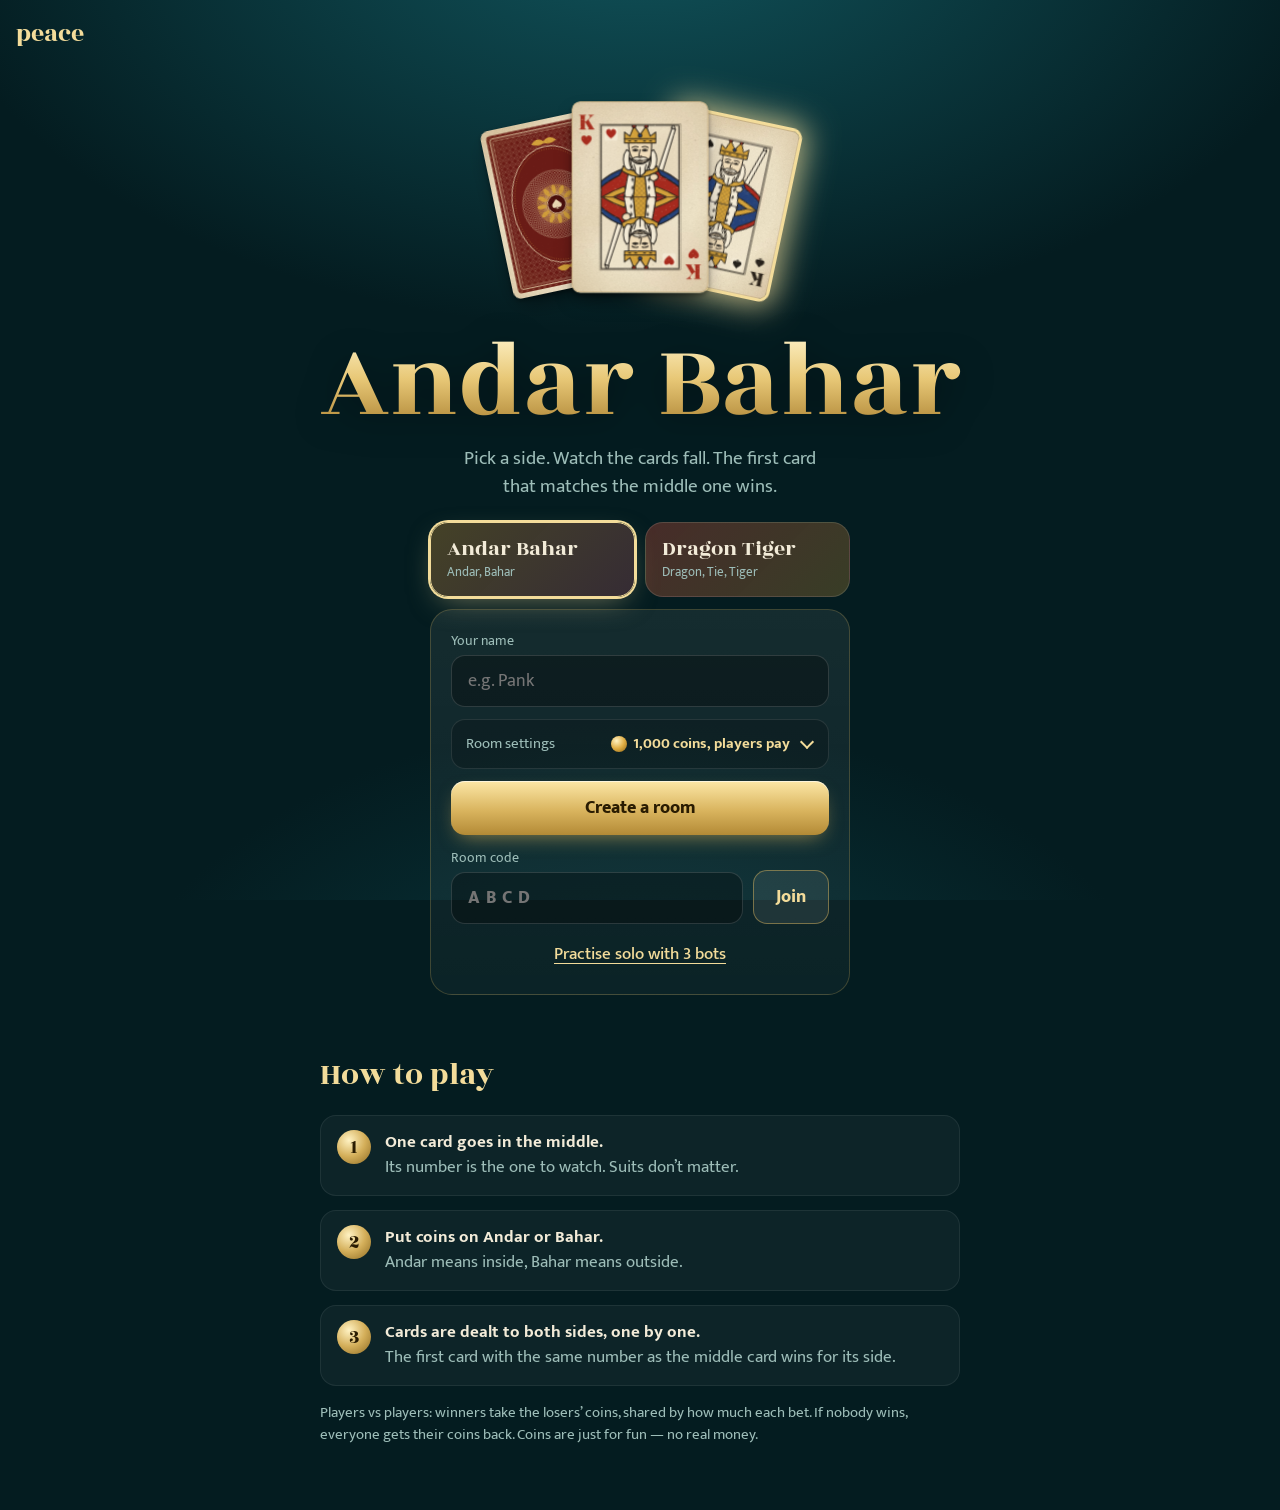
<file: index.html>
<!doctype html>
<html lang="en">
<head>
  <meta charset="utf-8">
  <meta name="viewport" content="width=device-width, initial-scale=1, viewport-fit=cover">
  <title>Peace — card games with friends</title>
  <meta name="description" content="Play Andar Bahar and Dragon Tiger with friends. Share a room code, bet coins, watch the cards fall.">
  <meta name="theme-color" content="#041C20">
  <link rel="icon" href="assets/icon.svg" type="image/svg+xml">
  <link rel="preconnect" href="https://fonts.googleapis.com">
  <link rel="preconnect" href="https://fonts.gstatic.com" crossorigin>
  <link href="https://fonts.googleapis.com/css2?family=Rozha+One&family=Mukta:wght@400;500;700;800&family=Playfair+Display:wght@700;800;900&display=swap" rel="stylesheet">
  <link rel="stylesheet" href="css/style.css">
</head>
<body>
  <header class="topbar">
    <a class="wordmark" href="./" aria-label="Peace home">peace</a>
    <div class="topbar-right" id="topbar-game" hidden>
      <button class="room-chip" id="share-btn" type="button" aria-label="Share room link">
        <span class="room-chip-label" id="room-game">Room</span>
        <span class="room-chip-code" id="room-code">----</span>
        <svg viewBox="0 0 24 24" aria-hidden="true"><path d="M16 5l-1.4 1.4L17.2 9H10a6 6 0 0 0-6 6v3h2v-3a4 4 0 0 1 4-4h7.2l-2.6 2.6L16 15l5-5z"/></svg>
      </button>
      <div class="bank" id="bank" aria-live="polite"><span class="bank-coin" aria-hidden="true"></span><span id="my-chips">0</span></div>
      <button class="icon-btn" id="mute-btn" type="button" aria-label="Sound on" aria-pressed="false">
        <svg viewBox="0 0 24 24" aria-hidden="true" class="ico-on"><path d="M4 9v6h4l5 4V5L8 9H4zm12.5 3a4.5 4.5 0 0 0-2.5-4v8a4.5 4.5 0 0 0 2.5-4zM14 3.2v2.1a7 7 0 0 1 0 13.4v2.1a9 9 0 0 0 0-17.6z"/></svg>
        <svg viewBox="0 0 24 24" aria-hidden="true" class="ico-off"><path d="M4 9v6h4l5 4V5L8 9H4zm12.6 3l2.7-2.7-1.4-1.4-2.7 2.7-2.7-2.7-1.4 1.4 2.7 2.7-2.7 2.7 1.4 1.4 2.7-2.7 2.7 2.7 1.4-1.4z"/></svg>
      </button>
      <button class="icon-btn leave-btn" id="leave-btn" type="button">
        <svg viewBox="0 0 24 24" aria-hidden="true"><path d="M10 3h9a2 2 0 0 1 2 2v14a2 2 0 0 1-2 2h-9v-2h9V5h-9zm-1.6 4.6L9.8 9l-2 2H16v2H7.8l2 2-1.4 1.4L4 12z"/></svg>
        <span>Leave</span>
      </button>
    </div>
  </header>

  <!-- HOME -->
  <main id="home" class="view">
    <section class="hero">
      <div class="hero-table" id="hero-table" aria-hidden="true">
        <div class="hero-card hero-card--left"></div>
        <div class="hero-card hero-card--middle"></div>
        <div class="hero-card hero-card--right"></div>
      </div>
      <h1 class="title" id="game-title">Andar Bahar</h1>
      <p class="lede" id="game-lede"></p>

      <div class="picker" role="radiogroup" aria-label="Choose a game" id="picker"></div>

      <form class="entry" id="entry" autocomplete="off">
        <label class="field">
          <span>Your name</span>
          <input id="name" name="name" maxlength="16" placeholder="e.g. Pank" required>
        </label>
        <details class="room-settings" id="room-settings">
          <summary><span>Room settings</span><b id="start-label">1,000</b></summary>
          <p class="settings-head">Who pays the winners?</p>
          <div class="start-pills" role="radiogroup" aria-label="Who pays the winners" id="mode-pills">
            <button class="start-pill" type="button" role="radio" data-mode="pot" aria-checked="true">Other players</button>
            <button class="start-pill" type="button" role="radio" data-mode="fixed" aria-checked="false">The bank</button>
          </div>
          <p class="settings-note" id="mode-note"></p>
          <p class="settings-head">Starting coins for each player</p>
          <div class="start-pills" role="radiogroup" aria-label="Starting coins" id="start-pills"></div>
          <label class="field">
            <span>Or type your own amount (100 to 10,00,000)</span>
            <input id="start-custom" type="number" inputmode="numeric" min="100" max="1000000" step="100" placeholder="e.g. 2500">
          </label>
          <p class="settings-note">Used when you create a room or practise solo. You can still change it in the lobby before the game starts.</p>
        </details>
        <button class="btn btn-gold" id="create-btn" type="submit" data-action="create">Create a room</button>
        <div class="join-row">
          <label class="field field-code">
            <span>Room code</span>
            <input id="code" name="code" maxlength="4" placeholder="ABCD" autocapitalize="characters" spellcheck="false">
          </label>
          <button class="btn btn-ghost" type="submit" data-action="join">Join</button>
        </div>
        <p class="form-msg" id="form-msg" role="alert"></p>
        <button class="btn-link" type="submit" data-action="solo">Practise solo with 3 bots</button>
      </form>
    </section>

    <section class="how" aria-labelledby="how-title">
      <h2 id="how-title">How to play</h2>
      <ol class="steps" id="steps"></ol>
      <p class="payout-note" id="pay-note"></p>
    </section>
  </main>

  <!-- GAME -->
  <main id="game" class="view" hidden>
    <div class="game-layout">
      <div class="game-main">
        <section class="table" id="table" aria-label="Card table"></section>
        <section class="bet-panel" aria-label="Your bet">
          <div class="sides" id="sides"></div>
          <div class="tray">
            <div class="chip-row" role="radiogroup" aria-label="Coin value" id="chip-row"></div>
            <p class="bet-hint" id="bet-hint">Choose a coin, then tap a side.</p>
          </div>
        </section>
      </div>
      <aside class="side-info">
        <section class="players-box" aria-labelledby="players-title">
          <h2 id="players-title">At the table</h2>
          <ul class="players" id="players"></ul>
        </section>
        <section class="history-box" aria-labelledby="history-title">
          <h2 id="history-title">Last results</h2>
          <ol class="history" id="history"></ol>
        </section>
        <details class="rules-mini">
          <summary>How to play</summary>
          <p id="rules-mini"></p>
        </details>
      </aside>
    </div>
  </main>

  <div class="toast" id="toast" role="status" aria-live="polite"></div>
  <script type="module" src="js/app.js"></script>
</body>
</html>
</file>
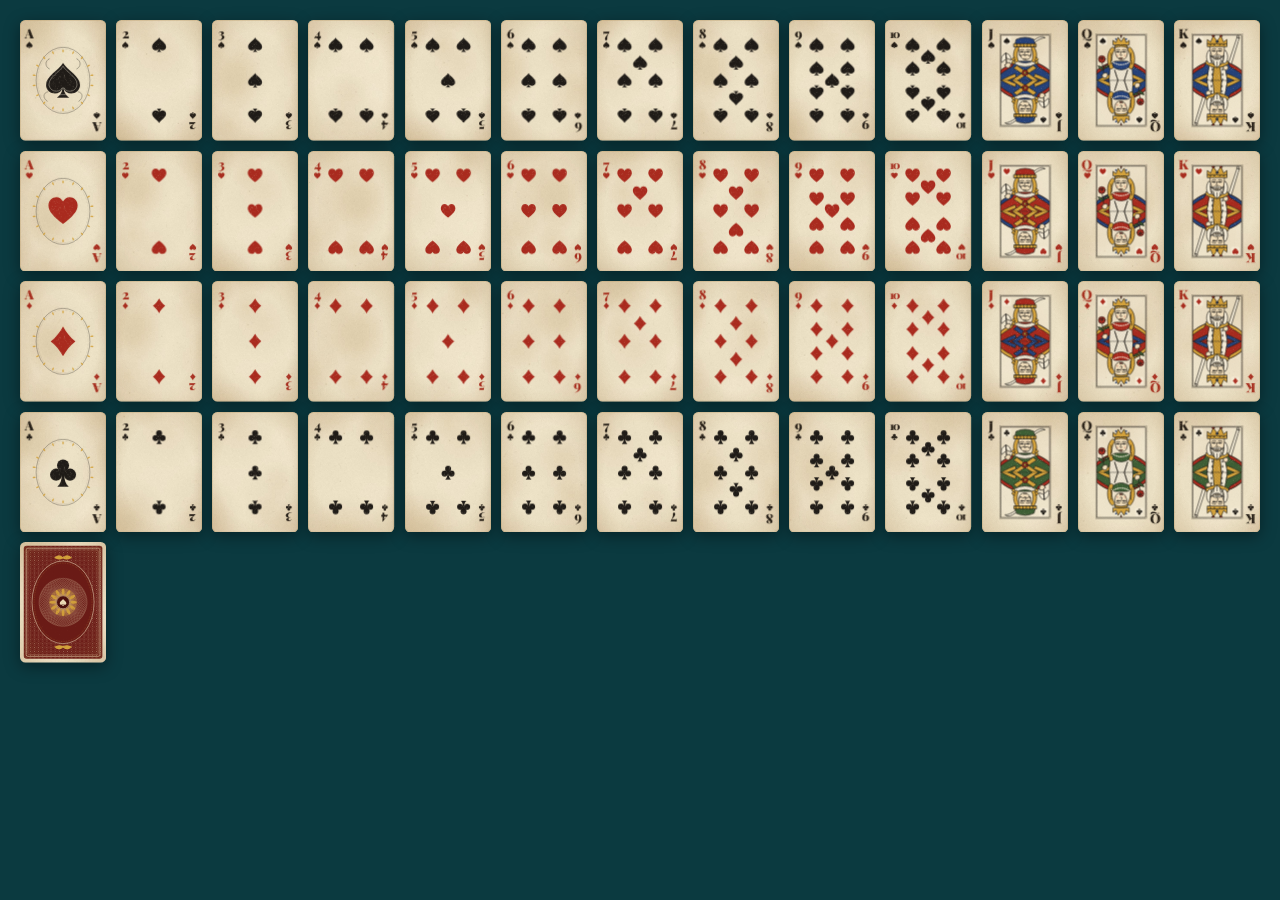
<file: dev/cards.html>
<!doctype html><html><head><meta charset="utf-8">
<link href="https://fonts.googleapis.com/css2?family=Playfair+Display:wght@700;800;900&display=swap" rel="stylesheet">
<style>body{background:#0b3a40;margin:0;padding:20px;display:grid;grid-template-columns:repeat(13,1fr);gap:10px}
.card{aspect-ratio:5/7}.card-inner{position:relative;width:100%;height:100%}.card-face{position:absolute;inset:0}.card-back{display:none}
.card svg{width:100%;height:100%;display:block;filter:drop-shadow(0 4px 8px rgba(0,0,0,.4))}.b .card-front{display:none}.b .card-back{display:block}</style></head>
<body><script type="module">
import {installCardDefs,cardEl,SUITS,RANKS} from '../js/cards.js';
installCardDefs();
for(const s of SUITS)for(const r of RANKS)document.body.append(cardEl(r+s));
const b=cardEl('AS');b.classList.add('b');document.body.append(b);
</script></body></html>
</file>
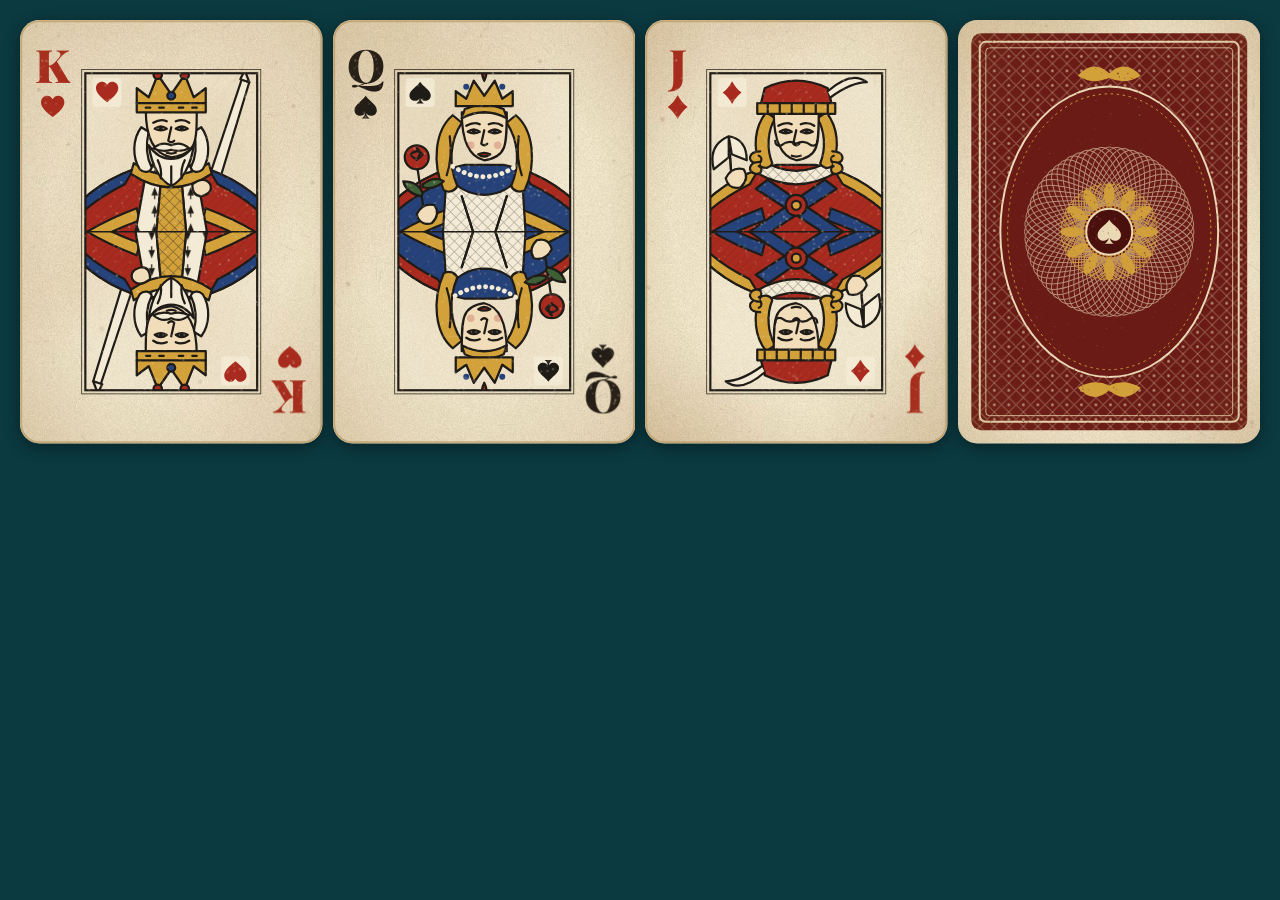
<file: dev/court.html>
<!doctype html><html><head><meta charset="utf-8">
<link href="https://fonts.googleapis.com/css2?family=Playfair+Display:wght@700;800;900&display=swap" rel="stylesheet">
<style>body{background:#0b3a40;margin:0;padding:20px;display:grid;grid-template-columns:repeat(4,1fr);gap:10px}
.card{aspect-ratio:5/7}.card-inner{position:relative;width:100%;height:100%}.card-face{position:absolute;inset:0}.card-back{display:none}
.card svg{width:100%;height:100%;display:block;filter:drop-shadow(0 4px 8px rgba(0,0,0,.4))}.b .card-front{display:none}.b .card-back{display:block}</style></head>
<body><script type="module">
import {installCardDefs,cardEl,SUITS,RANKS} from '../js/cards.js';
installCardDefs();
for(const c of ['KH','QS','JD'])document.body.append(cardEl(c));
const b=cardEl('AS');b.classList.add('b');document.body.append(b);
</script></body></html>
</file>
<file: css/style.css>
:root {
  --deep: #041C20;
  --felt: #0C454C;
  --felt-dark: #062A30;
  --brass: #D4AF5A;
  --brass-light: #F3DC9A;
  --text: #F2EBD8;
  --muted: #9DBDB8;
  --andar: #EFA53A;
  --bahar: #E5677F;
  --dragon: #E5533F;
  --tiger: #F2B640;
  --tie: #45C99A;
  --win: #7EE0A8;
  --lose: #F28B7C;

  --display: 'Rozha One', 'Playfair Display', Georgia, serif;
  --ui: 'Mukta', system-ui, -apple-system, 'Segoe UI', sans-serif;

  --topbar-h: 64px;
  --mid-w: 104px;
  --lane-w: 64px;
  --dt-w: min(112px, 27vw);
  --ease-out: cubic-bezier(.2, .8, .2, 1);
}

* { box-sizing: border-box; }
html { -webkit-text-size-adjust: 100%; }
body {
  margin: 0;
  min-height: 100dvh;
  font-family: var(--ui);
  font-size: 17px;
  line-height: 1.5;
  color: var(--text);
  background:
    radial-gradient(1200px 700px at 50% -10%, #11555D 0%, transparent 60%),
    radial-gradient(900px 600px at 50% 120%, #0A3A40 0%, transparent 60%),
    var(--deep);
  background-attachment: fixed;
  -webkit-tap-highlight-color: transparent;
}
button, input { font: inherit; color: inherit; }
button { cursor: pointer; }
:focus-visible { outline: 3px solid var(--brass-light); outline-offset: 3px; border-radius: 10px; }
[hidden] { display: none !important; }

.zone--andar, .side--andar, .mark-andar, .flash--andar, .res--andar, .side-andar { --side: var(--andar); }
.zone--bahar, .side--bahar, .mark-bahar, .flash--bahar, .res--bahar, .side-bahar { --side: var(--bahar); }
.zone--dragon, .side--dragon, .mark-dragon, .flash--dragon, .res--dragon, .side-dragon { --side: var(--dragon); }
.zone--tiger, .side--tiger, .mark-tiger, .flash--tiger, .res--tiger, .side-tiger { --side: var(--tiger); }
.zone--tie, .side--tie, .mark-tie, .flash--tie, .res--tie, .side-tie { --side: var(--tie); }

/* ---------- Top bar ---------- */
.topbar {
  display: flex; align-items: center; justify-content: space-between; gap: 10px;
  height: var(--topbar-h); padding: 0 16px; padding-top: env(safe-area-inset-top);
  max-width: 1480px; margin: 0 auto;
}
.wordmark { font-family: var(--display); font-size: 26px; line-height: 1; color: var(--brass-light); text-decoration: none; }
.topbar-right { display: flex; align-items: center; gap: 8px; min-width: 0; }
.room-chip {
  display: flex; align-items: center; gap: 8px; height: 40px;
  padding: 0 10px 0 12px; border-radius: 999px;
  background: rgba(255, 255, 255, .06); border: 1px solid rgba(212, 175, 90, .45);
}
.room-chip-label { font-size: 13px; color: var(--muted); white-space: nowrap; }
.room-chip-code { font-weight: 800; letter-spacing: 2px; color: var(--brass-light); }
.room-chip svg { width: 18px; height: 18px; fill: var(--brass-light); }
.bank {
  display: flex; align-items: center; gap: 8px; height: 40px; font-weight: 800; font-size: 18px;
  padding: 0 14px 0 7px; border-radius: 999px; background: rgba(0, 0, 0, .3);
  box-shadow: inset 0 0 0 1px rgba(243, 220, 154, .18);
}
.bank-coin, .mini-coin {
  width: 26px; height: 26px; border-radius: 50%; flex: none;
  background: radial-gradient(circle at 35% 30%, #FFF2C2, #E0AE45 50%, #8E6413);
  box-shadow: inset 0 0 0 2px rgba(255, 255, 255, .3), inset 0 0 0 4px rgba(0, 0, 0, .12);
}
.mini-coin { width: 13px; height: 13px; display: inline-block; vertical-align: -1px; margin-right: 4px; box-shadow: none; }
.bank.bump { animation: bump .6s var(--ease-out); }
@keyframes bump { 35% { transform: scale(1.18); box-shadow: 0 0 0 2px var(--brass-light), 0 0 30px rgba(243, 220, 154, .6); } }
.icon-btn {
  display: inline-flex; align-items: center; gap: 6px; height: 40px; min-width: 40px; padding: 0 10px; justify-content: center;
  border-radius: 999px; border: 1px solid rgba(255, 255, 255, .16); background: rgba(255, 255, 255, .05); font-weight: 700; font-size: 15px;
}
.icon-btn svg { width: 20px; height: 20px; fill: currentColor; }
.icon-btn .ico-off, .icon-btn.is-muted .ico-on { display: none; }
.icon-btn.is-muted .ico-off { display: block; }
.leave-btn { color: #F6C4BB; border-color: rgba(242, 139, 124, .35); }
@media (max-width: 560px) {
  .in-game .wordmark { display: none; }
  .room-chip-label, .leave-btn span { display: none; }
  .topbar { justify-content: flex-end; }
  .topbar-right { width: 100%; justify-content: space-between; }
}

/* ---------- Cards ---------- */
.card { aspect-ratio: 5 / 7; perspective: 900px; }
.card-inner { position: relative; width: 100%; height: 100%; transform-style: preserve-3d; transition: transform .55s var(--ease-out); }
.card.is-down .card-inner { transform: rotateY(180deg); }
.card-face {
  position: absolute; inset: 0; backface-visibility: hidden; -webkit-backface-visibility: hidden;
  border-radius: 6.4% / 4.6%; overflow: hidden;
  box-shadow: 0 10px 22px -8px rgba(0, 0, 0, .7), 0 2px 4px rgba(0, 0, 0, .35);
}
.card-face svg { display: block; width: 100%; height: 100%; }
.card-back { transform: rotateY(180deg); }
.card-front::after {
  content: ''; position: absolute; inset: 0; pointer-events: none;
  background: linear-gradient(115deg, transparent 30%, rgba(255, 255, 255, .5) 45%, transparent 60%);
  transform: translateX(-120%); opacity: 0;
}
.card.shine .card-front::after { animation: sheen 1.1s .3s var(--ease-out) forwards; }
@keyframes sheen { 0% { opacity: 1; transform: translateX(-120%); } 100% { opacity: 1; transform: translateX(120%); } }
.card.dealt { animation: deal .5s var(--ease-out) both; }
@keyframes deal { from { transform: translate(var(--fx, 0), var(--fy, -40px)) rotate(-12deg) scale(.8); } }
.card.is-match .card-face { box-shadow: 0 0 0 3px var(--brass-light), 0 0 30px 8px rgba(243, 220, 154, .75); }
.card.is-match { animation: pulse 1s .3s ease-in-out 2; }
@keyframes pulse { 50% { transform: translateY(-8px) scale(1.06); } }

/* ---------- Home ---------- */
.view { max-width: 1480px; margin: 0 auto; padding: 0 16px 48px; }
.hero { display: grid; justify-items: center; text-align: center; }
.hero-table { position: relative; width: min(360px, 86vw); height: min(250px, 58vw); margin: 4px 0; }
.hero-card { position: absolute; top: 50%; left: 50%; width: 34%; transition: transform .5s var(--ease-out); }
.hero-card .card { width: 100%; }
.hero-card--middle { transform: translate(-50%, -50%); z-index: 2; width: 38%; }
.hero-card--left { transform: translate(-118%, -46%) rotate(-12deg); }
.hero-card--right { transform: translate(18%, -46%) rotate(12deg); }
.hero-table[data-game="dragon-tiger"] .hero-card--left { transform: translate(-112%, -50%) rotate(-6deg); width: 38%; }
.hero-table[data-game="dragon-tiger"] .hero-card--middle { transform: translate(-50%, -38%) scale(.7); z-index: 0; opacity: .85; }
.hero-table[data-game="dragon-tiger"] .hero-card--right { transform: translate(12%, -50%) rotate(6deg); width: 38%; }
@media (prefers-reduced-motion: no-preference) {
  .hero-card { animation: settle 1.1s var(--ease-out) both; }
  .hero-card--left { animation-delay: .15s; }
  .hero-card--right { animation-delay: .3s; }
  @keyframes settle { from { opacity: 0; margin-top: -40px; } }
}

.title {
  font-family: var(--display); font-weight: 400;
  font-size: clamp(52px, 12vw, 108px); line-height: .95; margin: 6px 0 10px;
  background: linear-gradient(180deg, #FFF3C9 0%, #E8C877 45%, #A67C2C 100%);
  -webkit-background-clip: text; background-clip: text; color: transparent;
  filter: drop-shadow(0 6px 18px rgba(0, 0, 0, .35));
}
.lede { max-width: 34ch; margin: 0 0 20px; font-size: 19px; color: var(--muted); }

.picker { display: grid; grid-template-columns: 1fr 1fr; gap: 10px; width: min(420px, 100%); margin-bottom: 12px; }
.pick {
  display: grid; gap: 2px; text-align: left; padding: 14px 16px; border-radius: 18px;
  border: 1px solid rgba(255, 255, 255, .12); position: relative; overflow: hidden;
  transition: transform .15s, box-shadow .2s, border-color .2s;
}
.pick--andar-bahar { background: linear-gradient(135deg, rgba(239, 165, 58, .28), rgba(229, 103, 127, .22)); }
.pick--dragon-tiger { background: linear-gradient(135deg, rgba(229, 83, 63, .3), rgba(242, 182, 64, .22)); }
.pick-name { font-family: var(--display); font-size: 22px; line-height: 1.1; }
.pick-sub { font-size: 13px; color: var(--muted); }
.pick[aria-checked="true"] { border-color: var(--brass-light); box-shadow: 0 0 0 2px var(--brass-light), 0 10px 30px -10px rgba(243, 220, 154, .5); }
.pick:active { transform: scale(.98); }

.entry {
  width: min(420px, 100%); display: grid; gap: 12px; text-align: left; padding: 20px; border-radius: 22px;
  background: linear-gradient(180deg, rgba(255, 255, 255, .07), rgba(255, 255, 255, .03));
  border: 1px solid rgba(212, 175, 90, .25);
}
.field { display: grid; gap: 4px; }
.field span { font-size: 14px; color: var(--muted); }
.field input {
  width: 100%; height: 52px; padding: 0 16px; border-radius: 14px;
  background: rgba(0, 0, 0, .3); border: 1px solid rgba(255, 255, 255, .14); font-size: 18px;
}
.field input:focus { border-color: var(--brass); outline: none; box-shadow: 0 0 0 3px rgba(212, 175, 90, .3); }
.field-code input { text-transform: uppercase; letter-spacing: 6px; font-weight: 800; }
.join-row { display: grid; grid-template-columns: 1fr auto; gap: 10px; align-items: end; }
.btn { height: 54px; padding: 0 22px; border-radius: 14px; border: 0; font-weight: 800; font-size: 18px; transition: transform .15s, filter .15s; }
.btn:active { transform: translateY(1px) scale(.99); }
.btn-gold { color: #2A1C02; background: linear-gradient(180deg, #FCE7A6, #D9B45E 55%, #B38A36); box-shadow: 0 1px 0 rgba(255, 255, 255, .6) inset, 0 8px 20px -8px rgba(212, 175, 90, .7); }
.btn-gold:hover { filter: brightness(1.06); }
.btn-ghost { background: rgba(255, 255, 255, .08); border: 1px solid rgba(212, 175, 90, .5); color: var(--brass-light); }
.btn-small { height: 44px; font-size: 16px; padding: 0 18px; }
.btn-link { background: none; border: 0; padding: 6px; justify-self: center; color: var(--brass-light); text-decoration: underline; text-underline-offset: 4px; font-weight: 500; }
.form-msg { margin: 0; color: var(--lose); font-size: 15px; }
.form-msg:empty { display: none; }

.how { max-width: 640px; margin: 56px auto 0; }
.how h2, .side-info h2 { font-family: var(--display); font-weight: 400; font-size: 32px; color: var(--brass-light); margin: 0 0 16px; }
.steps { list-style: none; margin: 0; padding: 0; display: grid; gap: 14px; counter-reset: s; }
.steps li { counter-increment: s; position: relative; padding: 14px 16px 14px 64px; border-radius: 16px; background: rgba(255, 255, 255, .04); border: 1px solid rgba(255, 255, 255, .07); color: var(--muted); }
.steps li b { color: var(--text); display: block; }
.steps li::before {
  content: counter(s); position: absolute; left: 16px; top: 14px; width: 34px; height: 34px; display: grid; place-items: center; border-radius: 50%;
  font-family: var(--display); font-size: 20px; color: #2A1C02; background: radial-gradient(circle at 35% 30%, #FFF2C2, #D4AF5A 50%, #8E6B23);
}
.payout-note { color: var(--muted); font-size: 15px; margin-top: 16px; }

/* ---------- Game layout ---------- */
#game { padding-bottom: 0; }
.game-layout { display: grid; gap: 14px; }
.game-main { display: grid; gap: 12px; min-width: 0; }

.table {
  position: relative; display: grid; gap: 10px; padding: 14px 12px; border-radius: 28px; margin: 8px;
  background:
    url("data:image/svg+xml,%3Csvg xmlns='http://www.w3.org/2000/svg' width='22' height='22'%3E%3Cpath d='M11 0L22 11 11 22 0 11z' fill='none' stroke='%23D4AF5A' stroke-opacity='.07'/%3E%3C/svg%3E"),
    radial-gradient(ellipse at 50% 45%, #15626A 0%, var(--felt) 45%, var(--felt-dark) 100%);
  box-shadow: 0 0 0 2px rgba(212, 175, 90, .55), 0 0 0 7px #2A1A08, 0 0 0 8px rgba(212, 175, 90, .35),
    inset 0 0 60px rgba(0, 0, 0, .45), 0 30px 60px -20px rgba(0, 0, 0, .7);
}

/* betting zones on the table */
.zone { position: relative; border-radius: 18px; transition: background .3s, box-shadow .3s, transform .15s; outline: none; }
.bets-open .zone { cursor: pointer; }
.bets-open .zone:hover, .zone:focus-visible { box-shadow: 0 0 0 2px color-mix(in srgb, var(--side) 70%, transparent), 0 0 26px color-mix(in srgb, var(--side) 30%, transparent); }
.zone.is-mine { box-shadow: 0 0 0 2px var(--side), 0 0 22px color-mix(in srgb, var(--side) 35%, transparent); }
.zone.is-winner { box-shadow: 0 0 0 3px var(--brass-light), 0 0 46px color-mix(in srgb, var(--side) 55%, transparent); }
.zone-head { display: flex; align-items: center; flex-wrap: wrap; gap: 4px 10px; margin-bottom: 6px; }
.zone-name { font-family: var(--display); font-size: 24px; line-height: 1; color: var(--side); text-shadow: 0 0 18px color-mix(in srgb, var(--side) 40%, transparent); }
.zone-sub { font-size: 13px; color: var(--muted); }

/* who bet where */
.bettors { display: flex; flex-wrap: wrap; gap: 4px; min-width: 0; }
.bettors:empty { display: none; }
.zone-head .bettors { margin-left: auto; justify-content: flex-end; }
.bettor {
  display: inline-flex; align-items: center; gap: 5px; height: 24px; padding: 0 9px 0 2px; border-radius: 99px;
  background: rgba(0, 0, 0, .42); font-size: 12.5px; font-weight: 700; white-space: nowrap; color: var(--text);
  animation: pop-in .3s var(--ease-out);
}
.bettor i { width: 20px; height: 20px; border-radius: 50%; display: grid; place-items: center; font-style: normal; font-size: 11px; font-weight: 800; color: #1a1205; background: var(--a); }
.bettor b { color: var(--brass-light); }
.bettor.is-me { box-shadow: inset 0 0 0 1.5px var(--side, var(--brass-light)); }
.bettor.won b { color: var(--win); }
.bettor.lost b { color: var(--lose); }
.bettor.more, .bettor.total { padding: 0 9px; }
.bettor.total { background: rgba(243, 220, 154, .15); color: var(--brass-light); }
.bettor.total::before { content: ''; width: 12px; height: 12px; border-radius: 50%; background: radial-gradient(circle at 35% 30%, #FFF2C2, #E0AE45 50%, #8E6413); }
@keyframes pop-in { from { transform: scale(.6); opacity: 0; } }

/* ---------- Andar Bahar table ---------- */
.lane { padding: 8px 10px 10px; }
.lane.zone--andar { background: linear-gradient(90deg, rgba(239, 165, 58, .16), rgba(239, 165, 58, .03)); }
.lane.zone--bahar { background: linear-gradient(90deg, rgba(229, 103, 127, .16), rgba(229, 103, 127, .03)); }
.lane.is-winner { background: linear-gradient(90deg, color-mix(in srgb, var(--side) 40%, transparent), color-mix(in srgb, var(--side) 8%, transparent)); }
.lane-cards { position: relative; height: calc(var(--lane-w) * 1.4); }
.lane-cards .card { position: absolute; top: 0; width: var(--lane-w); transition: left .35s var(--ease-out); }
.center { display: grid; grid-template-columns: auto minmax(0, 380px); justify-content: center; gap: 18px; align-items: center; padding: 4px 6px 26px; }
.middle-slot { width: var(--mid-w); aspect-ratio: 5 / 7; border-radius: 10px; border: 2px dashed rgba(212, 175, 90, .35); position: relative; }
.middle-slot .card { width: 100%; position: absolute; inset: 0; }
.middle-slot::after { content: 'Middle card'; position: absolute; left: 50%; bottom: -24px; transform: translateX(-50%); white-space: nowrap; font-size: 12px; color: var(--muted); }

/* ---------- Dragon Tiger table ---------- */
.table--dt { gap: 14px; padding-top: 20px; }
.dt-row { display: grid; grid-template-columns: minmax(0, 1fr) auto minmax(0, 1fr); gap: 10px; align-items: stretch; }
.dt-zone { min-width: 0; display: grid; justify-items: center; align-content: start; gap: 8px; padding: 12px 8px; text-align: center; }
.dt-zone .zone-head { flex-direction: column; gap: 0; margin: 0; }
.dt-zone .zone-name { font-size: clamp(24px, 6vw, 40px); }
.zone--dragon.dt-zone { background: radial-gradient(ellipse at 50% 30%, rgba(229, 83, 63, .28), rgba(229, 83, 63, .05) 70%); }
.zone--tiger.dt-zone { background: radial-gradient(ellipse at 50% 30%, rgba(242, 182, 64, .26), rgba(242, 182, 64, .05) 70%); }
.dt-slot { width: var(--dt-w); aspect-ratio: 5 / 7; position: relative; }
.dt-slot .card { position: absolute; inset: 0; width: 100%; }
.dt-slot-empty { position: absolute; inset: 0; border-radius: 10px; border: 2px dashed color-mix(in srgb, var(--side) 45%, transparent); }
.dt-zone.is-loser .card { filter: brightness(.5) saturate(.6); transition: filter .5s; }
.dt-zone .bettors { justify-content: center; }
.dt-mid { display: grid; align-content: center; justify-items: center; gap: 14px; }
.dt-vs {
  font-family: var(--display); font-size: clamp(30px, 8vw, 56px); line-height: 1;
  background: linear-gradient(180deg, #FFF3C9, #C9A24A); -webkit-background-clip: text; background-clip: text; color: transparent;
  filter: drop-shadow(0 0 16px rgba(243, 220, 154, .35));
}
.dt-tie {
  display: grid; justify-items: center; gap: 2px; padding: 10px 12px; min-width: 76px;
  background: radial-gradient(ellipse, rgba(69, 201, 154, .28), rgba(69, 201, 154, .06)); border: 1px solid rgba(69, 201, 154, .4);
}
.dt-tie .zone-name { font-size: 22px; }
.dt-tie .zone-sub { font-size: 12px; }
.dt-tie .bettors { justify-content: center; max-width: 140px; }
.dt-shoe { position: absolute; top: 0; left: 50%; width: 10px; height: 10px; }
.table--dt .status { justify-items: center; text-align: center; }
.table--dt .timer { width: min(320px, 80%); }

/* ---------- status ---------- */
.status { display: grid; gap: 10px; align-content: center; min-width: 0; }
.status-main { margin: 0; font-family: var(--display); font-size: clamp(22px, 5.5vw, 34px); line-height: 1.1; }
.status-main small { display: block; font-family: var(--ui); font-size: 15px; color: var(--muted); margin-top: 4px; }
.status-main .res { color: var(--side); font-size: 1.2em; text-shadow: 0 0 24px color-mix(in srgb, var(--side) 50%, transparent); }
.status-main small.res-win { color: var(--win); font-weight: 800; font-size: 18px; }
.status-main small.res-lose { color: var(--lose); font-weight: 800; font-size: 18px; }
.timer { height: 8px; border-radius: 99px; background: rgba(0, 0, 0, .35); overflow: hidden; max-width: 320px; width: 100%; }
.timer-fill { height: 100%; width: 100%; border-radius: inherit; background: linear-gradient(90deg, #B38A36, #FCE7A6); transform-origin: left; box-shadow: 0 0 12px rgba(252, 231, 166, .6); }
.timer.is-low .timer-fill { background: linear-gradient(90deg, #B83A2E, #F28B7C); box-shadow: 0 0 12px rgba(242, 139, 124, .7); }
.status-actions { display: flex; flex-wrap: wrap; gap: 10px; }
.table--dt .status-actions { justify-content: center; }
.status-actions:empty { display: none; }

/* result flash */
.flash {
  position: absolute; left: 50%; top: 50%; z-index: 40; pointer-events: none; white-space: nowrap;
  font-family: var(--display); font-size: clamp(44px, 11vw, 96px); line-height: 1; color: var(--side, var(--brass-light));
  text-shadow: 0 0 30px color-mix(in srgb, var(--side, #F3DC9A) 70%, transparent), 0 4px 0 rgba(0, 0, 0, .5);
  animation: flash-in 1.9s var(--ease-out) forwards;
}
@keyframes flash-in {
  0% { transform: translate(-50%, -50%) scale(.4); opacity: 0; }
  18% { transform: translate(-50%, -50%) scale(1.08); opacity: 1; }
  30% { transform: translate(-50%, -50%) scale(1); }
  75% { opacity: 1; }
  100% { transform: translate(-50%, -60%) scale(1.04); opacity: 0; }
}

/* ---------- bet panel ---------- */
.bet-panel {
  position: sticky; bottom: 0; z-index: 20; display: grid; gap: 10px;
  padding: 12px 12px max(12px, env(safe-area-inset-bottom)); margin: 0 -16px;
  background: linear-gradient(180deg, rgba(4, 28, 32, 0), rgba(4, 28, 32, .94) 16%);
}
.sides { display: grid; grid-template-columns: repeat(var(--n, 2), minmax(0, 1fr)); gap: 8px; }
#game[data-game="dragon-tiger"] .sides { grid-template-columns: minmax(0, 1fr) minmax(0, .8fr) minmax(0, 1fr); }
.side {
  min-width: 0; display: grid; justify-items: center; align-content: start; gap: 0; padding: 10px 6px; min-height: 84px;
  border-radius: 18px; border: 0; position: relative; overflow: hidden; color: #1d0d02;
  background: linear-gradient(180deg, color-mix(in srgb, var(--side) 75%, white), var(--side) 55%, color-mix(in srgb, var(--side) 70%, black));
  transition: transform .12s, box-shadow .25s, filter .2s;
}
.side:active { transform: scale(.97); }
.side-name { font-family: var(--display); font-size: 26px; line-height: 1.05; }
.side-pays { font-size: 12px; font-weight: 700; opacity: .75; }
.side-mine { font-weight: 800; font-size: 14px; min-height: 0; }
.side-mine:empty { display: none; }
.side .bettors { justify-content: center; margin-top: 4px; }
.side .bettor { height: 20px; font-size: 11px; background: rgba(0, 0, 0, .3); color: #fff; }
.side .bettor i { width: 16px; height: 16px; font-size: 9px; }
.side .bettor.total { display: none; }
.side.is-mine { box-shadow: 0 0 0 3px var(--brass-light), 0 0 26px rgba(243, 220, 154, .45); }
.side:disabled { filter: saturate(.4) brightness(.65); cursor: default; }
.side:disabled:active { transform: none; }

.tray { display: grid; gap: 6px; justify-items: center; }
.chip-row { display: flex; justify-content: center; align-items: center; gap: 12px; flex-wrap: wrap; }
.coin {
  --m1: #FFF2C2; --m2: #E0AE45; --m3: #8E6413; --ink: #3b2603;
  width: 58px; height: 58px; border-radius: 50%; border: 0; position: relative; display: grid; place-items: center;
  font-weight: 800; font-size: 17px; color: var(--ink);
  background: radial-gradient(circle at 34% 28%, var(--m1), var(--m2) 52%, var(--m3) 100%);
  box-shadow: inset 0 0 0 3px rgba(255, 255, 255, .28), inset 0 0 0 6px rgba(0, 0, 0, .14), 0 4px 0 var(--m3), 0 10px 18px -6px rgba(0, 0, 0, .65);
  transition: transform .15s var(--ease-out), box-shadow .15s;
}
.coin::before { content: ''; position: absolute; inset: 9px; border-radius: 50%; border: 1.5px dashed rgba(0, 0, 0, .28); }
.coin span { position: relative; text-shadow: 0 1px 0 rgba(255, 255, 255, .45); }
.coin[data-t="0"] { --m1: #FBD3AE; --m2: #C47A42; --m3: #6E3512; --ink: #2d1204; }
.coin[data-t="1"] { --m1: #FFFFFF; --m2: #BFC6CF; --m3: #59616B; --ink: #1d232a; }
.coin[data-t="2"] { --m1: #FFF2C2; --m2: #E0AE45; --m3: #8E6413; --ink: #3b2603; }
.coin[data-t="3"] { --m1: #EBD8FF; --m2: #9B6BD8; --m3: #3F2170; --ink: #fff; }
.coin[data-t="3"] span { text-shadow: 0 1px 0 rgba(0, 0, 0, .4); }
.coin[aria-checked="true"] { transform: translateY(-7px) scale(1.06); box-shadow: inset 0 0 0 3px rgba(255, 255, 255, .28), inset 0 0 0 6px rgba(0, 0, 0, .14), 0 0 0 3px var(--brass-light), 0 0 22px rgba(243, 220, 154, .55), 0 12px 18px -6px rgba(0, 0, 0, .7); }
.coin:disabled { opacity: .35; cursor: default; }
.chip-clear { height: 42px; padding: 0 16px; border-radius: 99px; background: rgba(255, 255, 255, .08); border: 1px solid rgba(255, 255, 255, .2); font-weight: 700; }
.bet-hint { margin: 0; text-align: center; font-size: 14px; color: var(--muted); }

.fly-coin {
  position: fixed; left: 0; top: 0; z-index: 999; pointer-events: none; border-radius: 50%;
  background: radial-gradient(circle at 34% 28%, #FFF2C2, #E0AE45 52%, #8E6413);
  box-shadow: inset 0 0 0 2px rgba(255, 255, 255, .35), 0 4px 10px rgba(0, 0, 0, .5);
}
.fly-coin[data-v="0"] { background: radial-gradient(circle at 34% 28%, #FBD3AE, #C47A42 52%, #6E3512); }
.fly-coin[data-v="1"] { background: radial-gradient(circle at 34% 28%, #fff, #BFC6CF 52%, #59616B); }
.fly-coin[data-v="3"] { background: radial-gradient(circle at 34% 28%, #EBD8FF, #9B6BD8 52%, #3F2170); }

/* starting coins setting */
.room-settings { border-radius: 14px; background: rgba(0, 0, 0, .2); border: 1px solid rgba(255, 255, 255, .1); padding: 0 14px; }
.room-settings[open] { padding-bottom: 14px; }
.room-settings summary {
  display: flex; align-items: center; justify-content: space-between; gap: 10px; min-height: 48px;
  cursor: pointer; list-style: none; font-size: 15px; color: var(--muted);
}
.room-settings summary::-webkit-details-marker { display: none; }
.room-settings summary span { white-space: nowrap; }
.room-settings summary b { display: inline-flex; align-items: center; gap: 6px; color: var(--brass-light); font-size: 15px; text-align: right; line-height: 1.2; }
.room-settings summary b::before { content: ''; width: 16px; height: 16px; border-radius: 50%; background: radial-gradient(circle at 35% 30%, #FFF2C2, #E0AE45 50%, #8E6413); }
.room-settings summary b::after { content: ''; width: 8px; height: 8px; border-right: 2px solid currentColor; border-bottom: 2px solid currentColor; transform: rotate(45deg); margin: 0 2px 4px 6px; transition: transform .2s; }
.room-settings[open] summary b::after { transform: rotate(225deg); margin-bottom: -2px; }
.start-pills { display: flex; flex-wrap: wrap; gap: 8px; margin: 4px 0 12px; }
.start-pill { height: 40px; padding: 0 14px; border-radius: 99px; border: 1px solid rgba(255, 255, 255, .16); background: rgba(255, 255, 255, .05); font-weight: 700; }
.start-pill[aria-checked="true"] { background: linear-gradient(180deg, #FCE7A6, #D9B45E 55%, #B38A36); color: #2A1C02; border-color: transparent; }
.room-settings .field input { height: 46px; font-size: 17px; }
.settings-note { margin: 10px 0 0; font-size: 13px; color: var(--muted); }
.settings-head { margin: 6px 0 0; font-size: 14px; font-weight: 700; color: var(--text); }
#mode-note { margin: -4px 0 12px; }
.start-edit { display: inline-flex; align-items: center; gap: 8px; height: 44px; padding: 0 6px 0 14px; border-radius: 14px; background: rgba(0, 0, 0, .25); border: 1px solid rgba(255, 255, 255, .14); font-size: 14px; color: var(--muted); }
.start-edit select { height: 34px; border-radius: 10px; border: 0; padding: 0 8px; font: inherit; font-weight: 800; color: #2A1C02; background: linear-gradient(180deg, #FCE7A6, #D9B45E); }

/* ---------- side info ---------- */
.side-info { display: grid; gap: 18px; padding: 0 8px 24px; align-content: start; }
.side-info h2 { font-size: 24px; margin-bottom: 10px; }
.players { list-style: none; margin: 0; padding: 0; display: grid; gap: 8px; }
.player { display: grid; grid-template-columns: 36px 1fr auto; align-items: center; gap: 10px; padding: 8px 10px; border-radius: 14px; background: rgba(255, 255, 255, .04); }
.player.is-me { background: rgba(212, 175, 90, .12); box-shadow: inset 0 0 0 1px rgba(212, 175, 90, .4); }
.player.is-off { opacity: .45; }
.player-text { display: grid; min-width: 0; line-height: 1.25; }
.avatar { width: 36px; height: 36px; border-radius: 50%; display: grid; place-items: center; font-weight: 800; color: #1a1205; background: var(--a, #D4AF5A); }
.player-name { font-weight: 700; overflow: hidden; text-overflow: ellipsis; white-space: nowrap; }
.player-meta { font-size: 13px; color: var(--muted); }
.pbet { font-size: 13px; font-weight: 800; padding: 3px 10px; border-radius: 99px; white-space: nowrap; background: color-mix(in srgb, var(--side, #fff) 20%, transparent); color: var(--side, var(--text)); }
.pbet.win { background: rgba(126, 224, 168, .18); color: var(--win); }
.pbet.lose { background: rgba(242, 139, 124, .15); color: var(--lose); }
.history { list-style: none; margin: 0; padding: 0; display: flex; flex-wrap: wrap; gap: 6px; }
.history li { width: 30px; height: 30px; border-radius: 50%; display: grid; place-items: center; font-weight: 800; font-size: 14px; background: var(--side); color: #1d0d02; }
.history li:last-child:not(.history-empty) { box-shadow: 0 0 0 2px var(--brass-light); }
.history-empty { width: auto !important; background: none !important; color: var(--muted) !important; font-weight: 400 !important; }
.rules-mini { color: var(--muted); font-size: 15px; }
.rules-mini summary { color: var(--brass-light); font-weight: 700; cursor: pointer; }

@media (max-width: 1023px) {
  .side .bettors { display: none; }
  .side { min-height: 64px; padding: 8px 6px; }
  .side-name { font-size: 24px; }
  .coin { width: 52px; height: 52px; font-size: 15px; }
  .chip-row { gap: 10px; }
  .bet-panel { gap: 8px; padding-top: 18px; }
  .zone-head .bettors { margin-left: 0; width: 100%; justify-content: flex-start; }
}

/* ---------- laptop: everything on one screen ---------- */
@media (min-width: 1024px) {
  :root {
    --topbar-h: 68px;
    --lane-w: clamp(72px, 11vh, 120px);
    --mid-w: clamp(104px, 19vh, 180px);
    --dt-w: clamp(150px, 30vh, 260px);
  }
  #game { padding: 0 20px; }
  .game-layout { grid-template-columns: minmax(0, 1fr) 300px; height: calc(100dvh - var(--topbar-h)); gap: 20px; }
  .game-main { grid-template-rows: minmax(0, 1fr) auto; min-height: 0; padding-bottom: 14px; }
  .table { margin: 8px; padding: 18px 22px; min-height: 0; }
  .table--ab { grid-template-rows: auto minmax(0, 1fr) auto; gap: 12px; }
  .table--dt { grid-template-rows: minmax(0, 1fr) auto; align-content: center; }
  .zone-name { font-size: 28px; }
  .bettor { height: 28px; font-size: 14px; }
  .bettor i { width: 24px; height: 24px; font-size: 12px; }
  .center { padding-bottom: 28px; }
  .status-main { font-size: 36px; }
  .dt-row { align-items: center; }
  .dt-zone { padding: 16px 12px 18px; }
  .dt-zone .zone-name { font-size: 44px; }
  .dt-tie { min-width: 120px; padding: 16px; }
  .dt-tie .zone-name { font-size: 28px; }

  .bet-panel { position: static; margin: 0 8px; background: none; padding: 0; }
  .sides { display: none; }
  .tray { grid-template-columns: auto auto; justify-content: center; align-items: center; gap: 4px 20px; }
  .bet-hint { grid-column: 1 / -1; }
  .coin { width: 62px; height: 62px; }
  .side-info { overflow-y: auto; padding: 8px 4px 24px; }
}
@media (min-width: 1024px) and (max-height: 760px) {
  .center { padding-bottom: 22px; }
  .coin { width: 52px; height: 52px; font-size: 15px; }
  .status-main { font-size: 28px; }
}

/* ---------- toast ---------- */
.toast {
  position: fixed; left: 50%; top: calc(72px + env(safe-area-inset-top)); transform: translate(-50%, -12px);
  padding: 12px 18px; border-radius: 14px; background: #F2EBD8; color: #1A1A22; font-weight: 700;
  opacity: 0; pointer-events: none; transition: opacity .25s, transform .25s; z-index: 1000; max-width: 90vw; text-align: center;
}
.toast.show { opacity: 1; transform: translate(-50%, 0); }

@media (prefers-reduced-motion: reduce) {
  *, *::before, *::after { animation-duration: .01ms !important; transition-duration: .01ms !important; }
}
</file>
